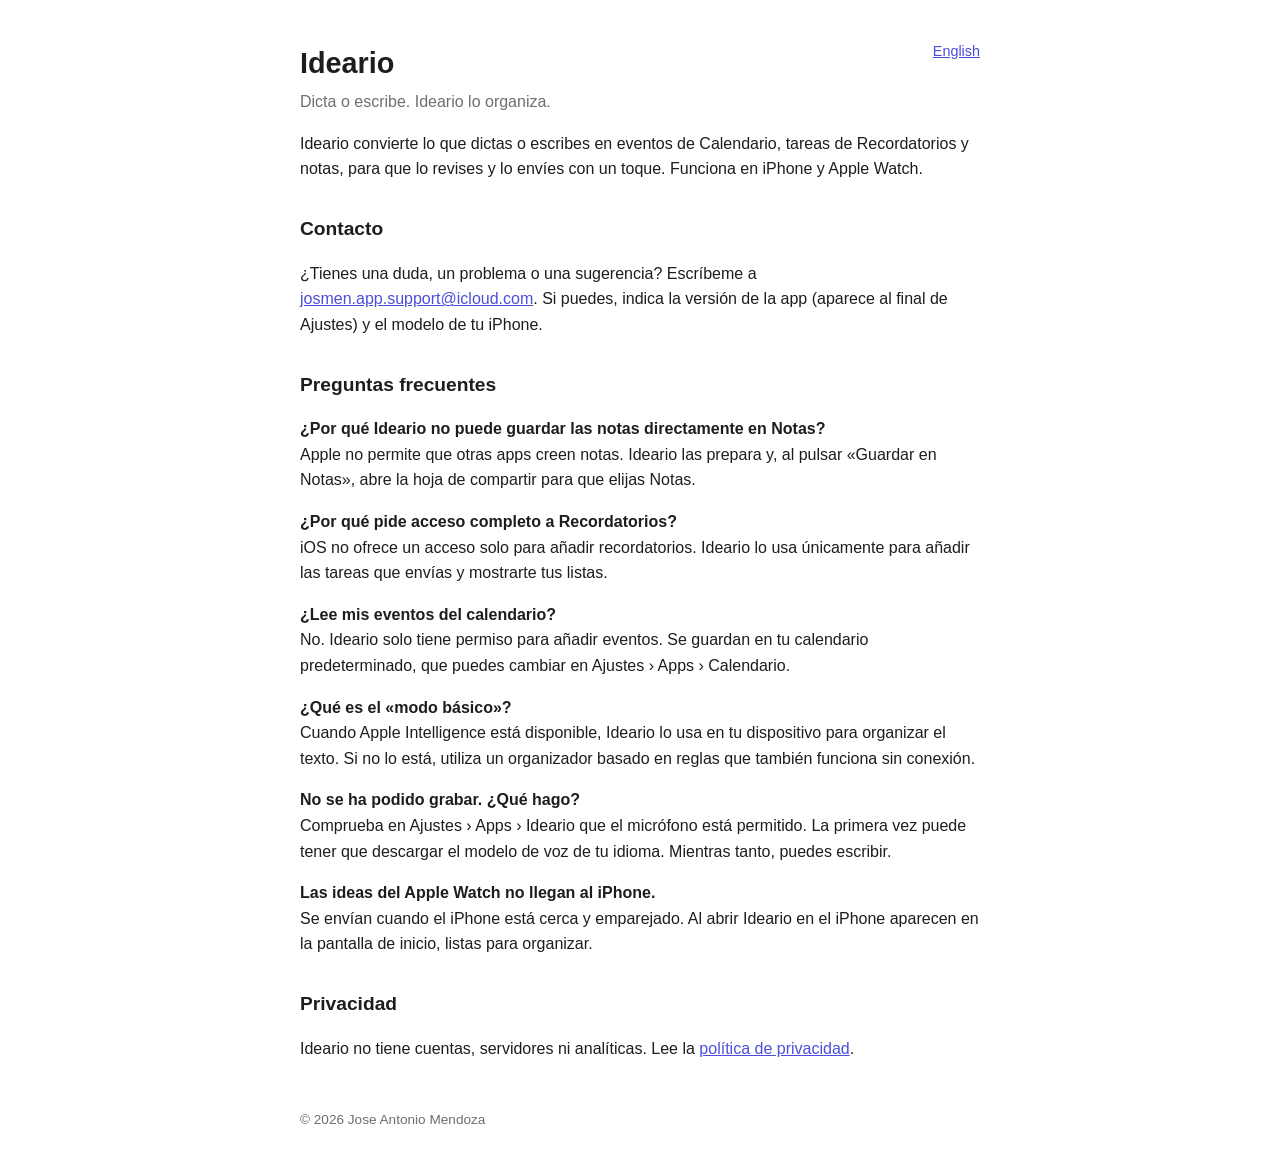
<file: index.html>
<!DOCTYPE html>
<html lang="es">
<head>
    <meta charset="UTF-8">
    <meta name="viewport" content="width=device-width, initial-scale=1.0">
    <title>Ideario – Soporte</title>
    <link rel="stylesheet" href="style.css">
</head>
<body>

<a class="lang" href="en/">English</a>
<h1>Ideario</h1>
<p class="subtitle">Dicta o escribe. Ideario lo organiza.</p>

<p>Ideario convierte lo que dictas o escribes en eventos de Calendario, tareas de Recordatorios y notas,
para que lo revises y lo envíes con un toque. Funciona en iPhone y Apple Watch.</p>

<h2>Contacto</h2>
<p>¿Tienes una duda, un problema o una sugerencia? Escríbeme a
<a href="mailto:josmen.app.support@icloud.com?subject=Ideario">josmen.app.support@icloud.com</a>.
Si puedes, indica la versión de la app (aparece al final de Ajustes) y el modelo de tu iPhone.</p>

<h2>Preguntas frecuentes</h2>

<p><strong>¿Por qué Ideario no puede guardar las notas directamente en Notas?</strong><br>
Apple no permite que otras apps creen notas. Ideario las prepara y, al pulsar «Guardar en Notas»,
abre la hoja de compartir para que elijas Notas.</p>

<p><strong>¿Por qué pide acceso completo a Recordatorios?</strong><br>
iOS no ofrece un acceso solo para añadir recordatorios. Ideario lo usa únicamente para añadir las tareas
que envías y mostrarte tus listas.</p>

<p><strong>¿Lee mis eventos del calendario?</strong><br>
No. Ideario solo tiene permiso para añadir eventos. Se guardan en tu calendario predeterminado, que puedes
cambiar en Ajustes › Apps › Calendario.</p>

<p><strong>¿Qué es el «modo básico»?</strong><br>
Cuando Apple Intelligence está disponible, Ideario lo usa en tu dispositivo para organizar el texto. Si no
lo está, utiliza un organizador basado en reglas que también funciona sin conexión.</p>

<p><strong>No se ha podido grabar. ¿Qué hago?</strong><br>
Comprueba en Ajustes › Apps › Ideario que el micrófono está permitido. La primera vez puede tener que
descargar el modelo de voz de tu idioma. Mientras tanto, puedes escribir.</p>

<p><strong>Las ideas del Apple Watch no llegan al iPhone.</strong><br>
Se envían cuando el iPhone está cerca y emparejado. Al abrir Ideario en el iPhone aparecen en la pantalla
de inicio, listas para organizar.</p>

<h2>Privacidad</h2>
<p>Ideario no tiene cuentas, servidores ni analíticas. Lee la
<a href="privacidad.html">política de privacidad</a>.</p>

<footer>© 2026 Jose Antonio Mendoza</footer>

</body>
</html>
</file>
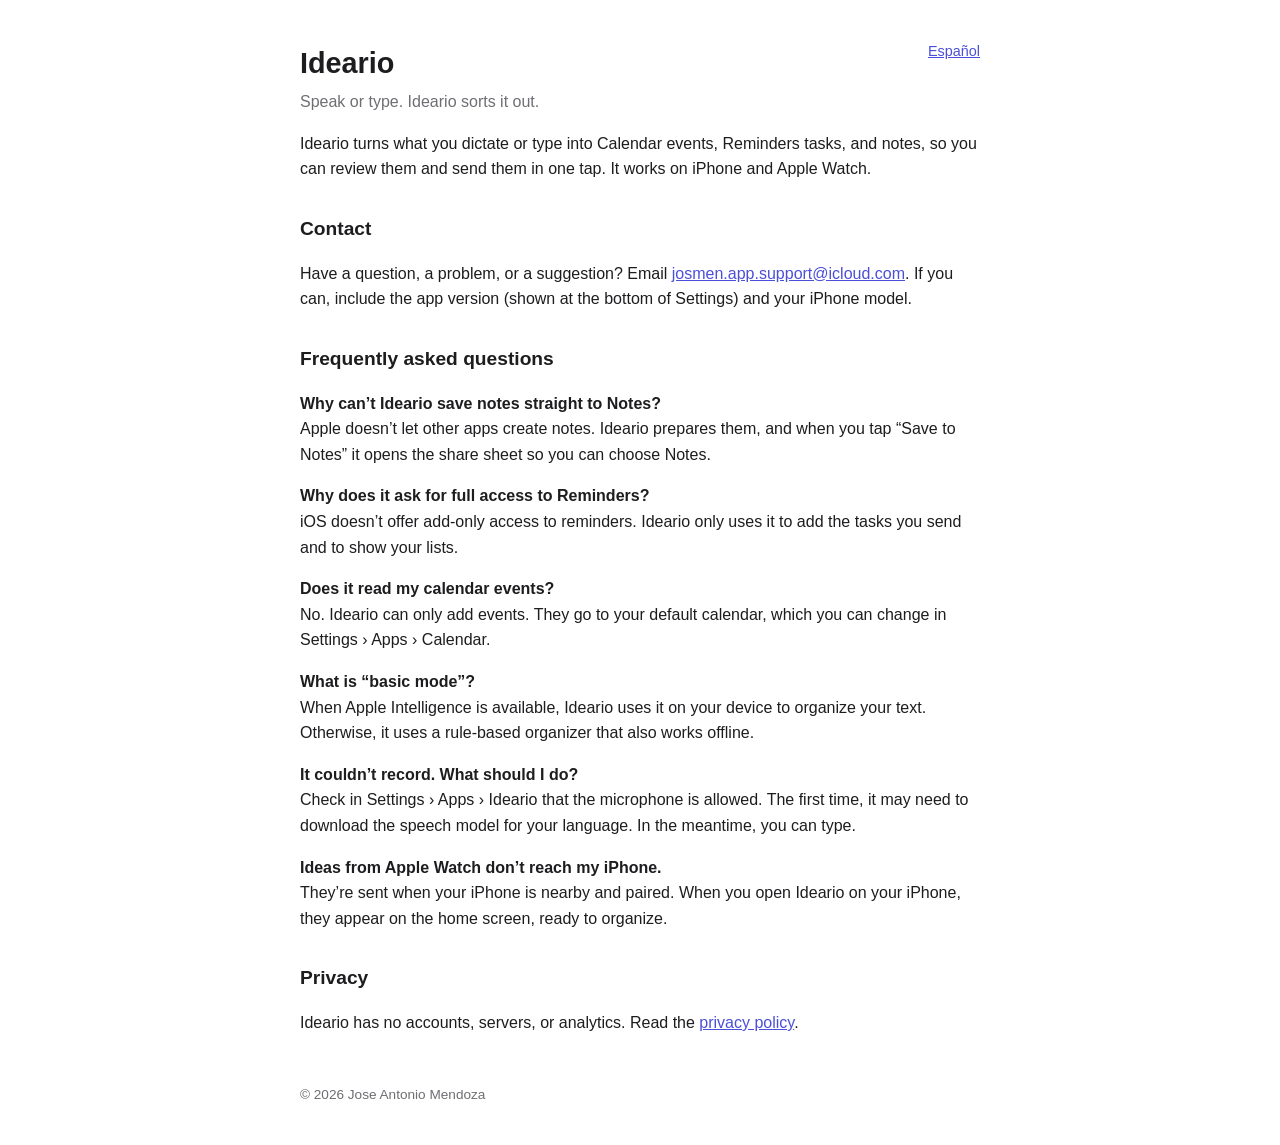
<file: en/index.html>
<!DOCTYPE html>
<html lang="en">
<head>
    <meta charset="UTF-8">
    <meta name="viewport" content="width=device-width, initial-scale=1.0">
    <title>Ideario – Support</title>
    <link rel="stylesheet" href="../style.css">
</head>
<body>

<a class="lang" href="../">Español</a>
<h1>Ideario</h1>
<p class="subtitle">Speak or type. Ideario sorts it out.</p>

<p>Ideario turns what you dictate or type into Calendar events, Reminders tasks, and notes, so you can
review them and send them in one tap. It works on iPhone and Apple Watch.</p>

<h2>Contact</h2>
<p>Have a question, a problem, or a suggestion? Email
<a href="mailto:josmen.app.support@icloud.com?subject=Ideario">josmen.app.support@icloud.com</a>.
If you can, include the app version (shown at the bottom of Settings) and your iPhone model.</p>

<h2>Frequently asked questions</h2>

<p><strong>Why can’t Ideario save notes straight to Notes?</strong><br>
Apple doesn’t let other apps create notes. Ideario prepares them, and when you tap “Save to Notes” it
opens the share sheet so you can choose Notes.</p>

<p><strong>Why does it ask for full access to Reminders?</strong><br>
iOS doesn’t offer add-only access to reminders. Ideario only uses it to add the tasks you send and to show
your lists.</p>

<p><strong>Does it read my calendar events?</strong><br>
No. Ideario can only add events. They go to your default calendar, which you can change in
Settings › Apps › Calendar.</p>

<p><strong>What is “basic mode”?</strong><br>
When Apple Intelligence is available, Ideario uses it on your device to organize your text. Otherwise, it
uses a rule-based organizer that also works offline.</p>

<p><strong>It couldn’t record. What should I do?</strong><br>
Check in Settings › Apps › Ideario that the microphone is allowed. The first time, it may need to download
the speech model for your language. In the meantime, you can type.</p>

<p><strong>Ideas from Apple Watch don’t reach my iPhone.</strong><br>
They’re sent when your iPhone is nearby and paired. When you open Ideario on your iPhone, they appear on
the home screen, ready to organize.</p>

<h2>Privacy</h2>
<p>Ideario has no accounts, servers, or analytics. Read the <a href="privacy.html">privacy policy</a>.</p>

<footer>© 2026 Jose Antonio Mendoza</footer>

</body>
</html>
</file>
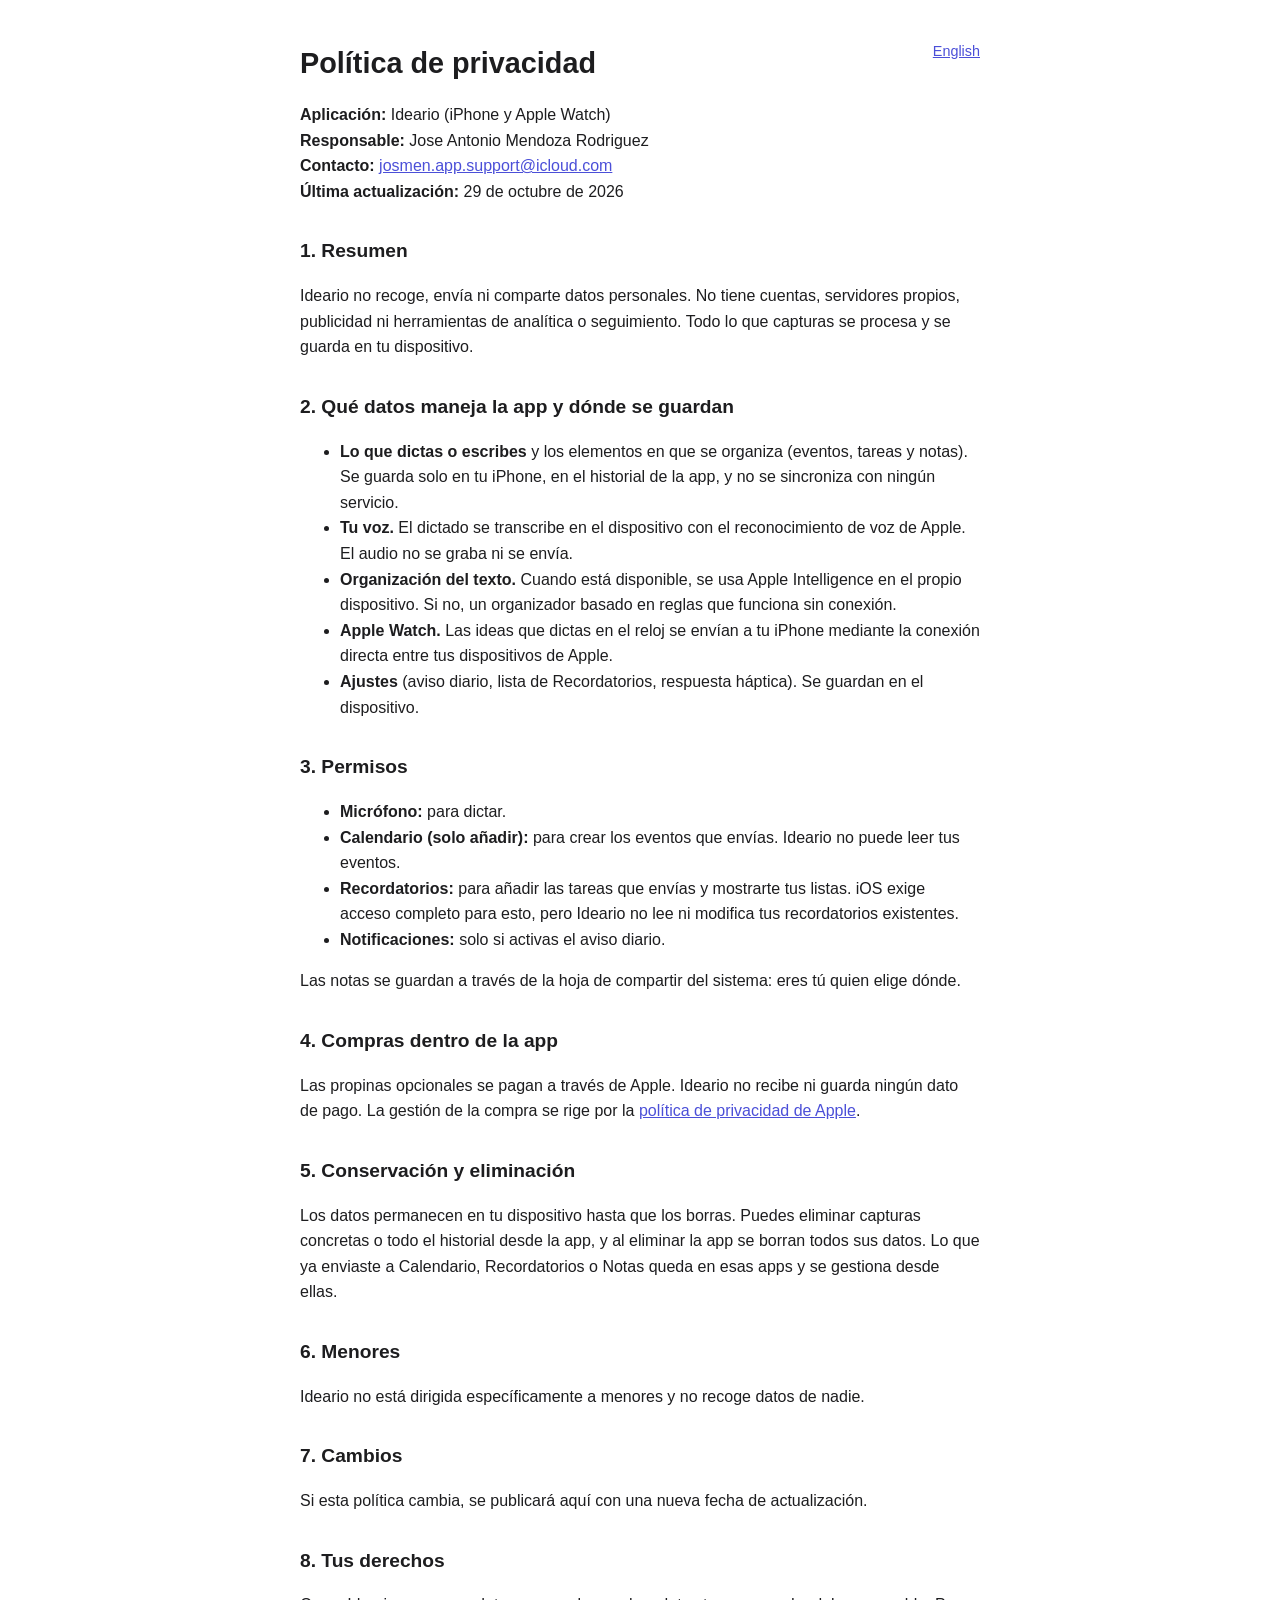
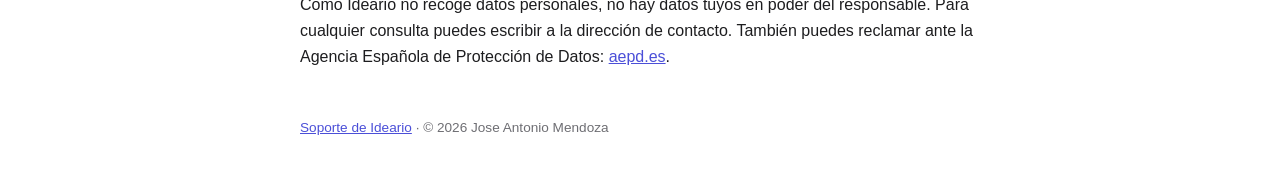
<file: privacidad.html>
<!DOCTYPE html>
<html lang="es">
<head>
    <meta charset="UTF-8">
    <meta name="viewport" content="width=device-width, initial-scale=1.0">
    <title>Ideario – Política de privacidad</title>
    <link rel="stylesheet" href="style.css">
</head>
<body>

<a class="lang" href="en/privacy.html">English</a>
<h1>Política de privacidad</h1>
<p><strong>Aplicación:</strong> Ideario (iPhone y Apple Watch)<br>
<strong>Responsable:</strong> Jose Antonio Mendoza Rodriguez<br>
<strong>Contacto:</strong> <a href="mailto:josmen.app.support@icloud.com">josmen.app.support@icloud.com</a><br>
<strong>Última actualización:</strong> 29 de octubre de 2026</p>

<h2>1. Resumen</h2>
<p>Ideario no recoge, envía ni comparte datos personales. No tiene cuentas, servidores propios,
publicidad ni herramientas de analítica o seguimiento. Todo lo que capturas se procesa y se guarda en tu
dispositivo.</p>

<h2>2. Qué datos maneja la app y dónde se guardan</h2>
<ul>
    <li><strong>Lo que dictas o escribes</strong> y los elementos en que se organiza (eventos, tareas y
    notas). Se guarda solo en tu iPhone, en el historial de la app, y no se sincroniza con ningún
    servicio.</li>
    <li><strong>Tu voz.</strong> El dictado se transcribe en el dispositivo con el reconocimiento de voz de
    Apple. El audio no se graba ni se envía.</li>
    <li><strong>Organización del texto.</strong> Cuando está disponible, se usa Apple Intelligence en el propio
    dispositivo. Si no, un organizador basado en reglas que funciona sin conexión.</li>
    <li><strong>Apple Watch.</strong> Las ideas que dictas en el reloj se envían a tu iPhone mediante la
    conexión directa entre tus dispositivos de Apple.</li>
    <li><strong>Ajustes</strong> (aviso diario, lista de Recordatorios, respuesta háptica). Se guardan en
    el dispositivo.</li>
</ul>

<h2>3. Permisos</h2>
<ul>
    <li><strong>Micrófono:</strong> para dictar.</li>
    <li><strong>Calendario (solo añadir):</strong> para crear los eventos que envías. Ideario no puede leer
    tus eventos.</li>
    <li><strong>Recordatorios:</strong> para añadir las tareas que envías y mostrarte tus listas. iOS exige
    acceso completo para esto, pero Ideario no lee ni modifica tus recordatorios existentes.</li>
    <li><strong>Notificaciones:</strong> solo si activas el aviso diario.</li>
</ul>
<p>Las notas se guardan a través de la hoja de compartir del sistema: eres tú quien elige dónde.</p>

<h2>4. Compras dentro de la app</h2>
<p>Las propinas opcionales se pagan a través de Apple. Ideario no recibe ni guarda ningún dato de pago.
La gestión de la compra se rige por la
<a href="https://www.apple.com/legal/privacy/">política de privacidad de Apple</a>.</p>

<h2>5. Conservación y eliminación</h2>
<p>Los datos permanecen en tu dispositivo hasta que los borras. Puedes eliminar capturas concretas o todo el
historial desde la app, y al eliminar la app se borran todos sus datos. Lo que ya enviaste a Calendario,
Recordatorios o Notas queda en esas apps y se gestiona desde ellas.</p>

<h2>6. Menores</h2>
<p>Ideario no está dirigida específicamente a menores y no recoge datos de nadie.</p>

<h2>7. Cambios</h2>
<p>Si esta política cambia, se publicará aquí con una nueva fecha de actualización.</p>

<h2>8. Tus derechos</h2>
<p>Como Ideario no recoge datos personales, no hay datos tuyos en poder del responsable. Para cualquier
consulta puedes escribir a la dirección de contacto. También puedes reclamar ante la Agencia Española
de Protección de Datos: <a href="https://www.aepd.es">aepd.es</a>.</p>

<footer><a href="./">Soporte de Ideario</a> · © 2026 Jose Antonio Mendoza</footer>

</body>
</html>
</file>
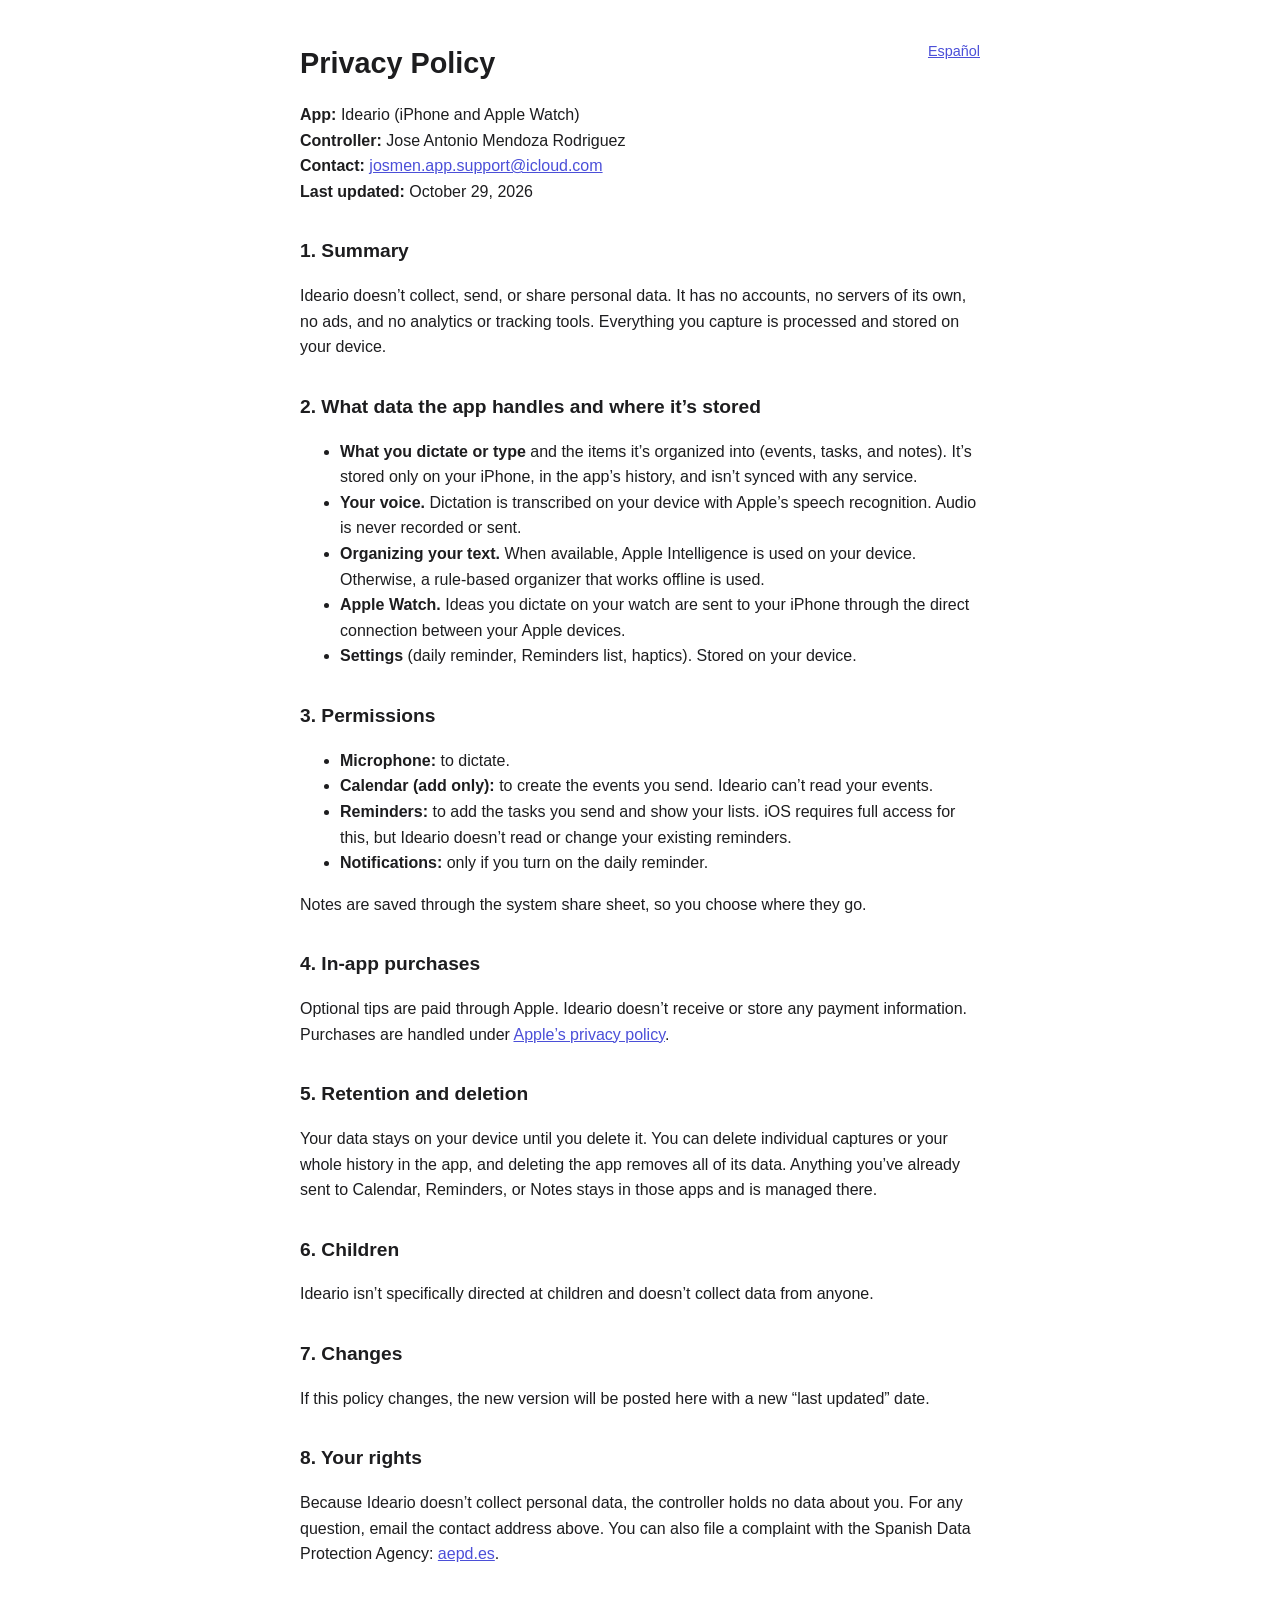
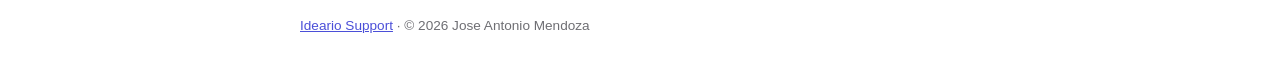
<file: en/privacy.html>
<!DOCTYPE html>
<html lang="en">
<head>
    <meta charset="UTF-8">
    <meta name="viewport" content="width=device-width, initial-scale=1.0">
    <title>Ideario – Privacy Policy</title>
    <link rel="stylesheet" href="../style.css">
</head>
<body>

<a class="lang" href="../privacidad.html">Español</a>
<h1>Privacy Policy</h1>
<p><strong>App:</strong> Ideario (iPhone and Apple Watch)<br>
<strong>Controller:</strong> Jose Antonio Mendoza Rodriguez<br>
<strong>Contact:</strong> <a href="mailto:josmen.app.support@icloud.com">josmen.app.support@icloud.com</a><br>
<strong>Last updated:</strong> October 29, 2026</p>

<h2>1. Summary</h2>
<p>Ideario doesn’t collect, send, or share personal data. It has no accounts, no servers of its own, no ads,
and no analytics or tracking tools. Everything you capture is processed and stored on your device.</p>

<h2>2. What data the app handles and where it’s stored</h2>
<ul>
    <li><strong>What you dictate or type</strong> and the items it’s organized into (events, tasks, and
    notes). It’s stored only on your iPhone, in the app’s history, and isn’t synced with any service.</li>
    <li><strong>Your voice.</strong> Dictation is transcribed on your device with Apple’s speech recognition.
    Audio is never recorded or sent.</li>
    <li><strong>Organizing your text.</strong> When available, Apple Intelligence is used on your device.
    Otherwise, a rule-based organizer that works offline is used.</li>
    <li><strong>Apple Watch.</strong> Ideas you dictate on your watch are sent to your iPhone through the
    direct connection between your Apple devices.</li>
    <li><strong>Settings</strong> (daily reminder, Reminders list, haptics). Stored on your device.</li>
</ul>

<h2>3. Permissions</h2>
<ul>
    <li><strong>Microphone:</strong> to dictate.</li>
    <li><strong>Calendar (add only):</strong> to create the events you send. Ideario can’t read your
    events.</li>
    <li><strong>Reminders:</strong> to add the tasks you send and show your lists. iOS requires full access for
    this, but Ideario doesn’t read or change your existing reminders.</li>
    <li><strong>Notifications:</strong> only if you turn on the daily reminder.</li>
</ul>
<p>Notes are saved through the system share sheet, so you choose where they go.</p>

<h2>4. In-app purchases</h2>
<p>Optional tips are paid through Apple. Ideario doesn’t receive or store any payment information. Purchases
are handled under <a href="https://www.apple.com/legal/privacy/">Apple’s privacy policy</a>.</p>

<h2>5. Retention and deletion</h2>
<p>Your data stays on your device until you delete it. You can delete individual captures or your whole
history in the app, and deleting the app removes all of its data. Anything you’ve already sent to
Calendar, Reminders, or Notes stays in those apps and is managed there.</p>

<h2>6. Children</h2>
<p>Ideario isn’t specifically directed at children and doesn’t collect data from anyone.</p>

<h2>7. Changes</h2>
<p>If this policy changes, the new version will be posted here with a new “last updated” date.</p>

<h2>8. Your rights</h2>
<p>Because Ideario doesn’t collect personal data, the controller holds no data about you. For any question,
email the contact address above. You can also file a complaint with the Spanish Data Protection Agency:
<a href="https://www.aepd.es">aepd.es</a>.</p>

<footer><a href="./">Ideario Support</a> · © 2026 Jose Antonio Mendoza</footer>

</body>
</html>
</file>
<file: style.css>
body {
    font-family: -apple-system, BlinkMacSystemFont, "Segoe UI", sans-serif;
    max-width: 680px;
    margin: 40px auto;
    padding: 0 20px;
    color: #1d1d1f;
    line-height: 1.6;
}
h1 { font-size: 1.8rem; margin-bottom: 0.2rem; }
h2 { font-size: 1.2rem; margin-top: 2rem; }
p, li { font-size: 1rem; }
a { color: #4b4fd8; }
.subtitle { color: #6e6e73; margin-top: 0; }
.lang { float: right; font-size: 0.9rem; }
footer { margin-top: 3rem; font-size: 0.85rem; color: #6e6e73; }
@media (prefers-color-scheme: dark) {
    body { background: #000; color: #f5f5f7; }
    a { color: #9497ff; }
    .subtitle, footer { color: #a1a1a6; }
}
</file>
